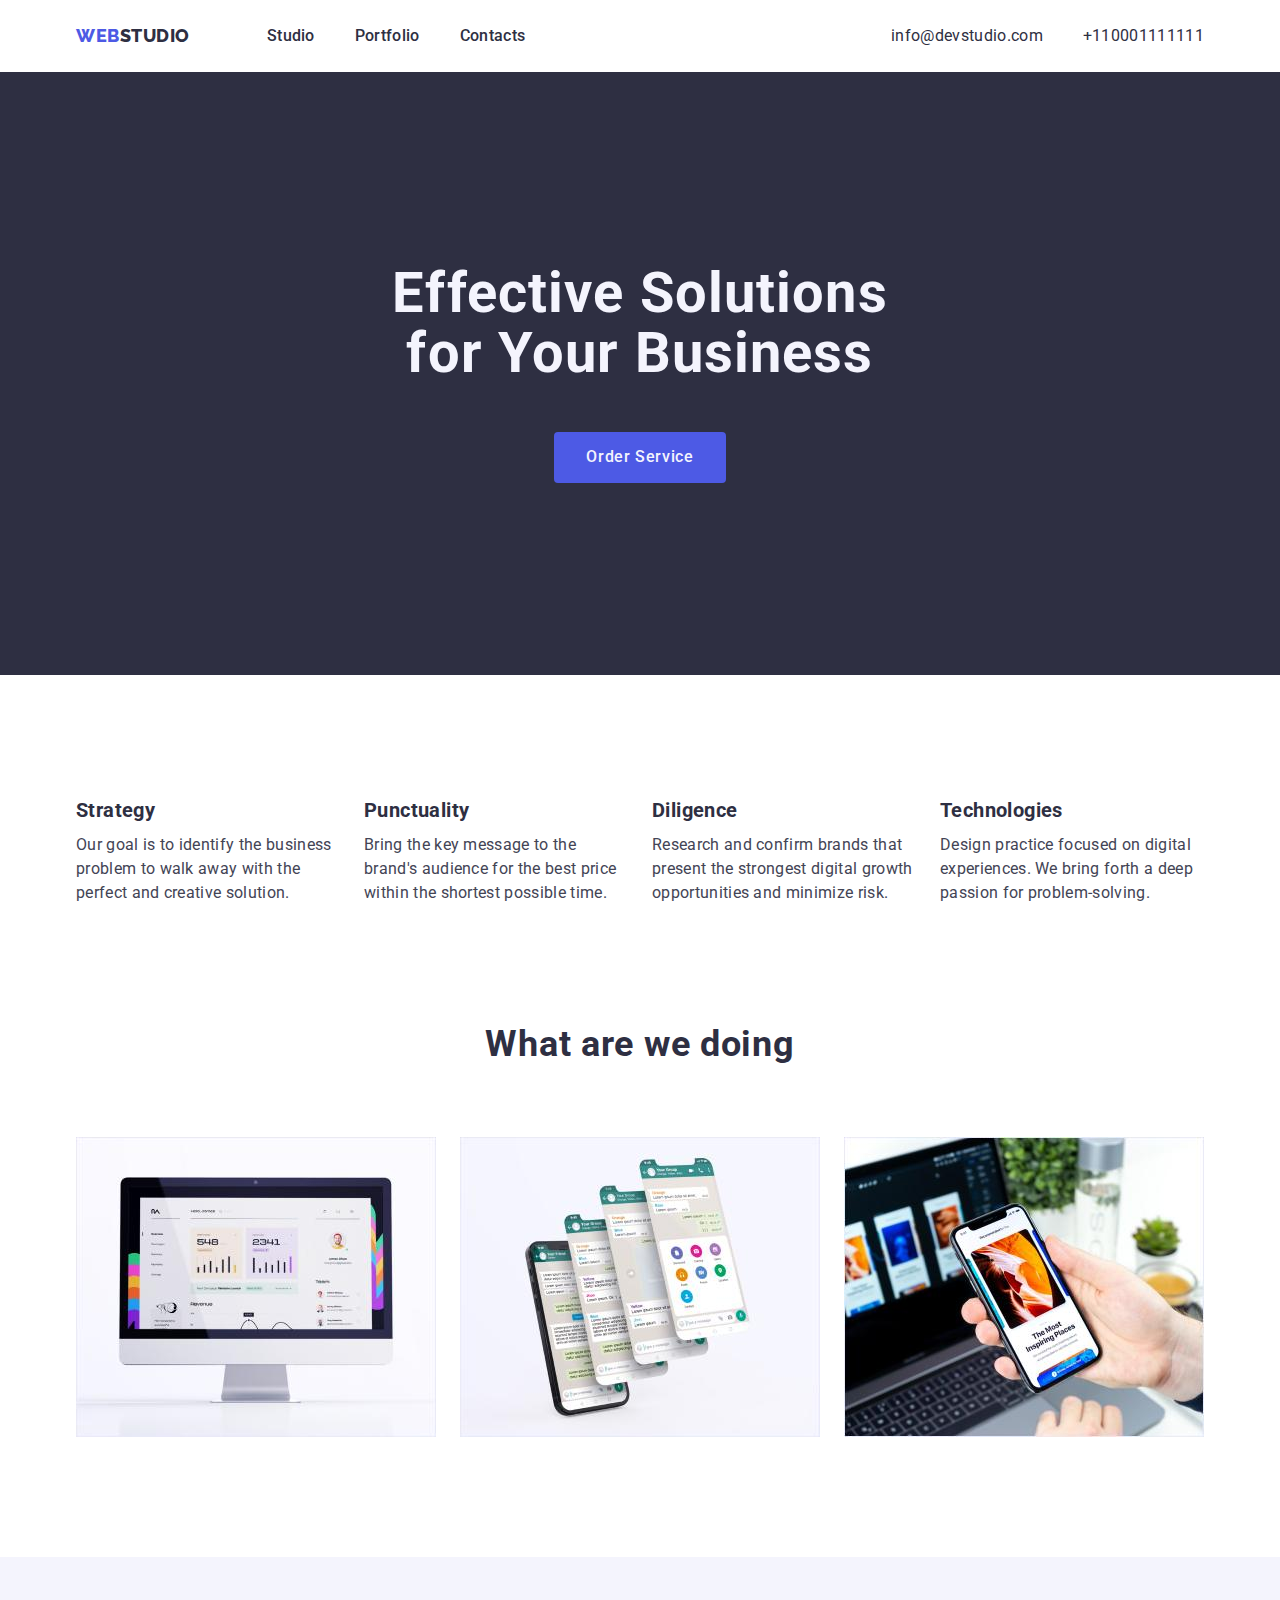
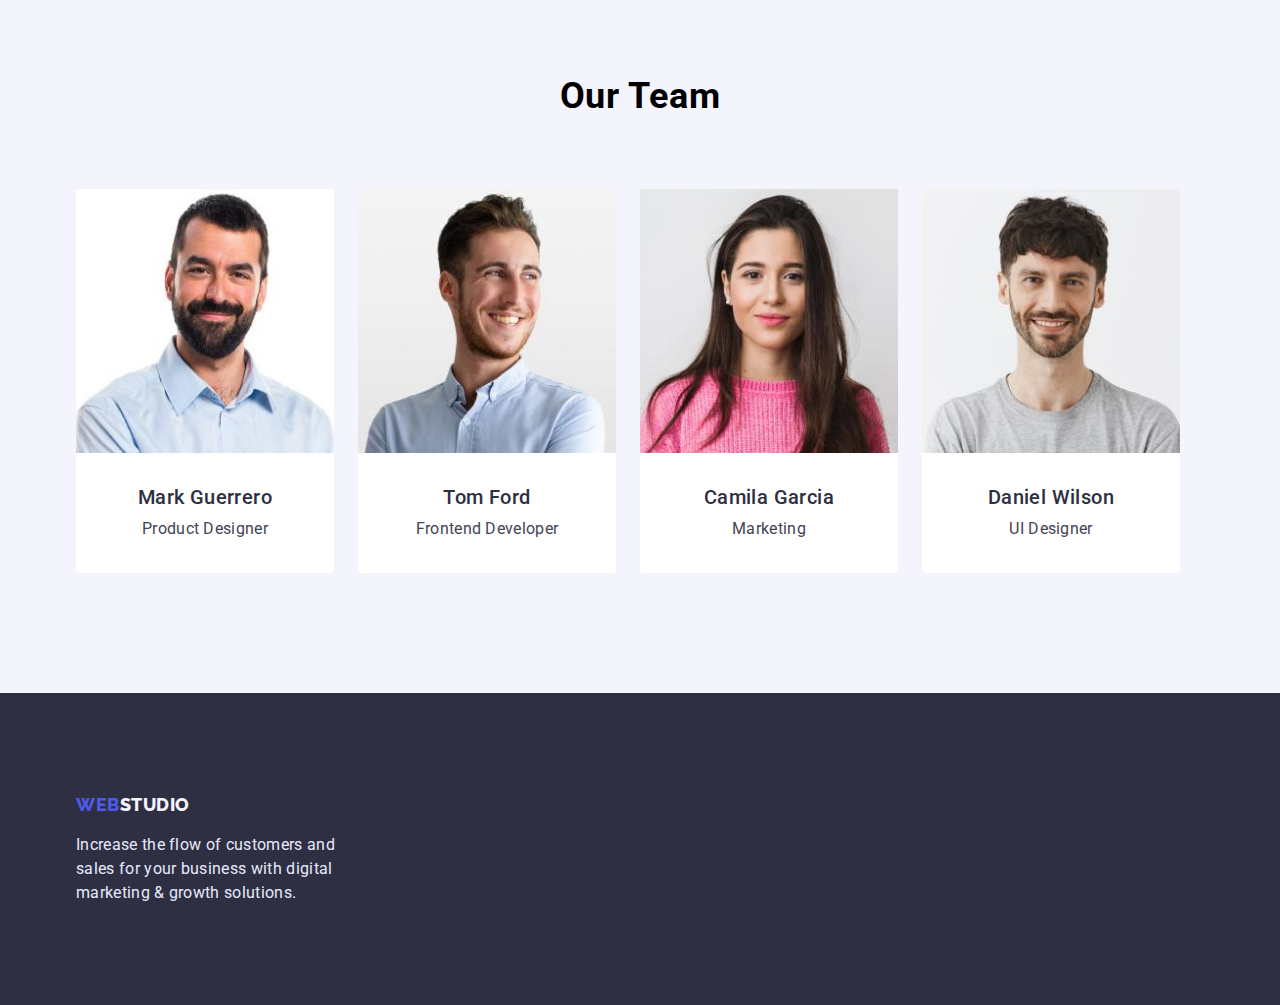
<file: index.html>
<!DOCTYPE html>
<html lang="en">
<head>
    <meta charset="UTF-8">
    <meta http-equiv="X-UA-Compatible" content="IE=edge">
    <meta name="viewport" content="width=device-width, initial-scale=1.0">
    <title>webstudio</title>
    <link href="https://fonts.googleapis.com/css2?family=Raleway:wght@800&family=Roboto:wght@400;500;700;900&display=swap" rel="stylesheet">
    <link rel="stylesheet" href="https://cdnjs.cloudflare.com/ajax/libs/modern-normalize/1.1.0/modern-normalize.min.css">  
    <link rel="stylesheet" href="./css/styles.css">
</head>
<body>

    <header>
        <div class="container">
            <div class="main-nav">
                <nav class="site-nav">
                    <a href="" class="header-logo"><span>WEB</span>STUDIO</a>
            
                    <ul class="site-nav">
                        <li class="item"><a class="nav-link" href="./index.html">Studio</a></li>
                        <li class="item"><a class="nav-link" href="./portfolio.html">Portfolio</a></li>
                        <li class="item"><a class="nav-link" href="">Contacts</a></li>
                        
                    </ul>
                </nav>
            
                    <ul class="auth-nav" >
            
                        <li class="item"><a class="contacts" href="info@devstudio.com">info@devstudio.com</a></li>
                        <li class="item"><a class="contacts" href="tel:+110001111111">+110001111111</a></li>
                        
                    </ul>
    
            </div>
        </div>
      

    </header>

        
    
     <main>

            <section class="hero">
                
                <h1 class="hero-tittle">Effective Solutions<br>for Your Business</h1>
    
                <button class="button-hero" type="button">Order Service</button>
    
            </section>
        
    
        <section class="our-mission">
            <div class="container">
            <h2 class="visually-hidden">our mission</h2>
            <ul class="feauters-list">

                <li class="list-item">
                    <h3 class="our-mission-tittle">Strategy</h3>
                    <p>Our goal is to identify the business problem to walk away with the perfect and creative solution. </p>
                </li>
    
                <li class="list-item">
                    <h3 class="our-mission-tittle">Punctuality</h3>
                    <p>Bring the key message to the brand's audience for the best price within the shortest possible time. </p>
                </li>
    
                <li class="list-item">
                    <h3 class="our-mission-tittle">Diligence</h3>
                    <p>Research and confirm brands that present the strongest digital growth opportunities and minimize risk. </p>
                </li>
    
                <li class="list-item">
                    <h3 class="our-mission-tittle">Technologies</h3>
                    <p>Design practice focused on digital experiences. We bring forth a deep passion for problem-solving. </p>
                </li>
            </ul>
            </div>
            
        </section>
    
        <section class="what-we-do">
            <div class="container">
                <h2 class="what-wedo">What are we doing</h2>
    
                <ul class="what-wedo-list">
                    <li class="what-wedo-item"><img src="./images/wedo1.jpg" alt="computer" width="360"></li>
                    <li class="what-wedo-item"><img src="./images/wedo2.jpg" alt="phone" width="360"></li>
                    <li class="what-wedo-item"><img src="./images/wedo3.jpg" alt="computer and phone" width="360"></li>
                </ul>
            </div>
           
                
            
    
        </section>
    
        <section class="our-team">
            <div class="container">
                <h2 class="our-team-tittle">Our Team</h2>
    
            
                <ul class="our-team-list">
                    <li class="our-team-item">
                        <img src="./images/mark.jpg" alt="mark" width="260" height="264">
                        <div class="team-content">
                            <h3 class="card-name">Mark Guerrero</h3>
                            <p class="card-text">Product Designer</p>
                        </div>
                        
                    </li>
    
                    <li class="our-team-item">
                        <img src="./images/tom.jpg" alt="tom" width="260" height="264">
                        <div class="team-content">
                            <h3 class="card-name">Tom Ford</h3>
                            <p class="card-text">Frontend Developer</p>
                        </div>
                        
                    </li>
    
                    <li class="our-team-item">
                        <img src="./images/camila.jpg" alt="Camilla" width="260" height="264">
                        <div class="team-content">
                            <h3 class="card-name">Camila Garcia</h3>
                            <p class="card-text">Marketing</p>
                        </div>
                        
                    </li>
    
                    <li class="our-team-item"> <img src="./images/daniel.jpg" alt="daniel" width="260" height="264">
                        <div class="team-content">
                            <h3 class="card-name">Daniel Wilson</h3>
                            <p class="card-text">UI Designer</p>
                        </div>
                        
                    </li>
                </ul>
            </div>
   
                   
        </section>

    </main>
           
    

    

    <footer>
        <div class="container">
            <div class="footer-content">
                <a class="footer-logo" href=""><span>WEB</span>STUDIO</a>
                <p class="footer-text">Increase the flow of customers and sales for your business with digital marketing & growth solutions.</p>
            </div>
        </div>
        
    </footer>


    
</body>
</html>
</file>
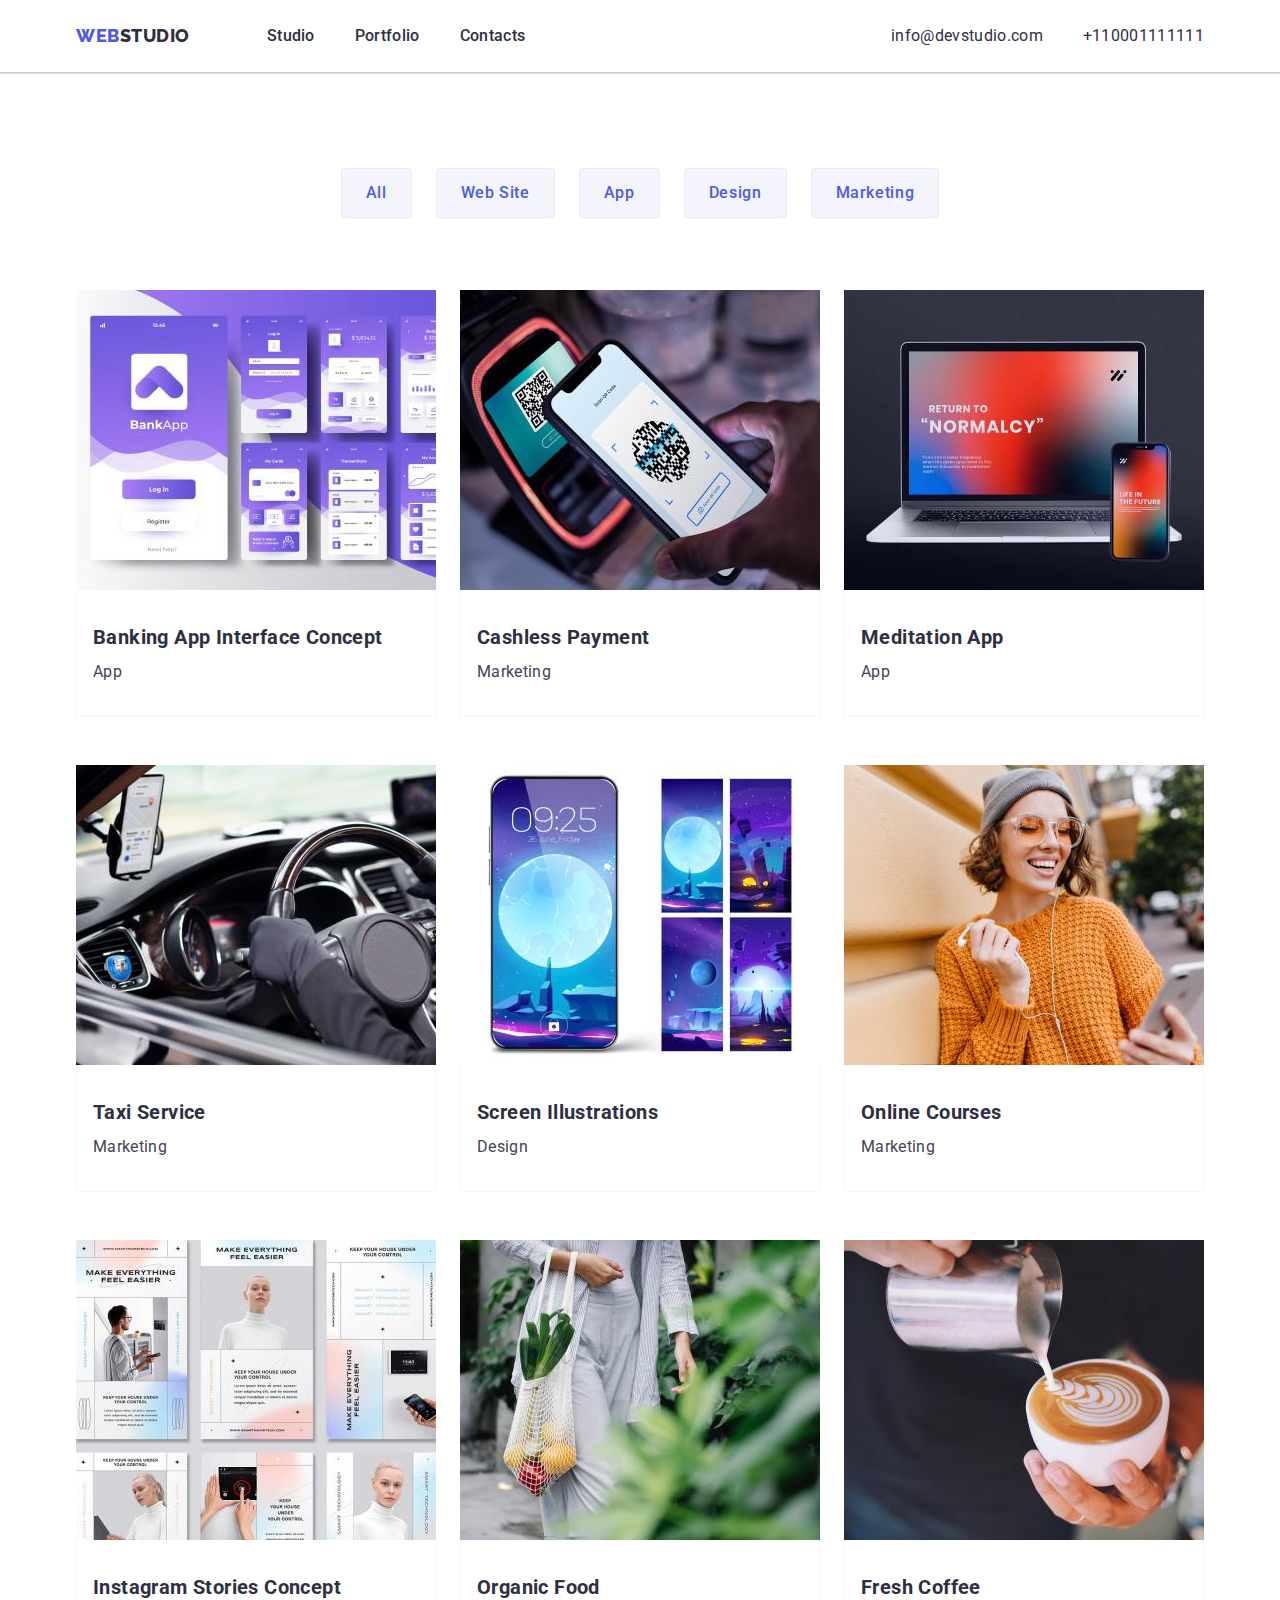
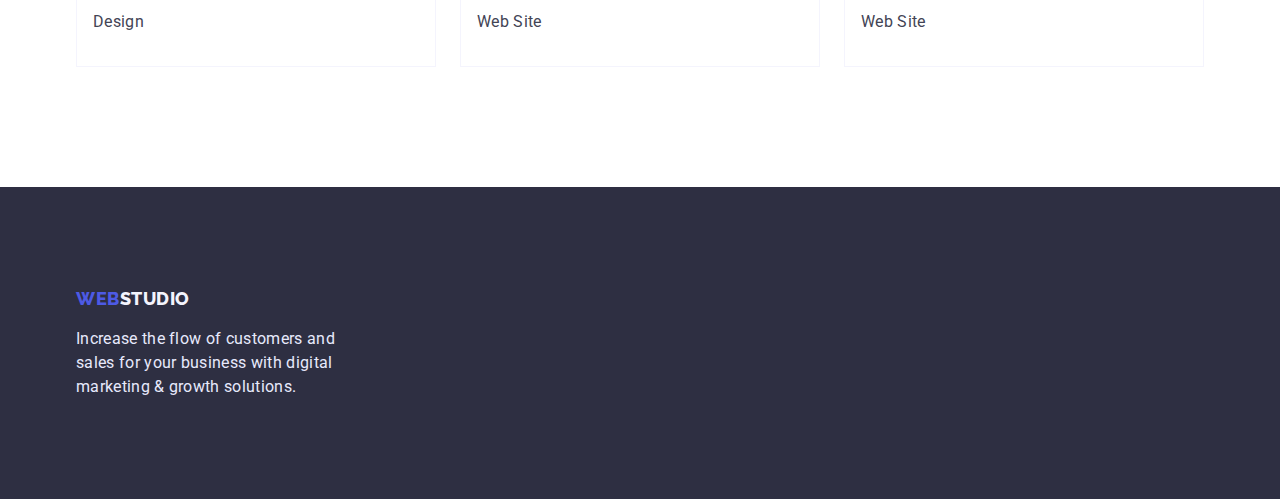
<file: portfolio.html>
<!DOCTYPE html>
<html lang="en">
<head>
    <meta charset="UTF-8">
    <meta http-equiv="X-UA-Compatible" content="IE=edge">
    <meta name="viewport" content="width=device-width, initial-scale=1.0">
    <title>webstudio</title>
    <link href="https://fonts.googleapis.com/css2?family=Raleway:wght@800&family=Roboto:wght@400;500;700;900&display=swap" rel="stylesheet">
    <link rel="stylesheet" href="https://cdnjs.cloudflare.com/ajax/libs/modern-normalize/1.1.0/modern-normalize.min.css">
    <link rel="stylesheet" href="./css/styles.css"> 
</head>
<body>
    <header>
        <div class="container">
            <div class="main-nav">
                <nav class="site-nav">
                    <a href="" class="header-logo"><span>WEB</span>STUDIO</a>
            
                    <ul class="site-nav">
                        <li class="item"><a class="nav-link" href="./index.html">Studio</a></li>
                        <li class="item"><a class="nav-link" href="./portfolio.html">Portfolio</a></li>
                        <li class="item"><a class="nav-link" href="">Contacts</a></li>
                        
                    </ul>
                </nav>
            
                    <ul class="auth-nav" >
            
                        <li class="item"><a class="contacts" href="info@devstudio.com">info@devstudio.com</a></li>
                        <li class="item"><a class="contacts" href="tel:+110001111111">+110001111111</a></li>
                        
                    </ul>
    
            </div>
        </div>
      

    </header>

 <main>
    <section class="portfolio">
        <div class="container">
            <h1 class="visually-hidden">portfolio</h1>
        <ul class="filters-list">
            <li class="filters-item"><button class="btn-portfolio" type="button">All</button></li>
            <li class="filters-item"><button class="btn-portfolio" type="button">Web Site</button></li>
            <li class="filters-item"><button class="btn-portfolio" type="button">App</button></li>
            <li class="filters-item"><button class="btn-portfolio" type="button">Design</button></li>
            <li class="filters-item"><button class="btn-portfolio" type="button">Marketing</button></li>
            
        </ul>
   
        <ul class="project-cards">
            <li class="pro-card-item"> 
                <a href="">
                    <img src="./images/procard1.jpg" alt="procard1" width="360" height="300">
                    <div class="pro-card-content">
                        <h3 class="our-mission-item">Banking App Interface Concept</h3>
                        <p class="pro-card-text">App</p>
                    </div>
                    
                         
                </a>
            </li>

            <li class="pro-card-item">
                <a href="">
                    <img src="./images/procard2.jpg" alt="procard2" width="360" height="300">
                    <div class="pro-card-content">
                        <h3 class="our-mission-item">Cashless Payment</h3>
                        <p class="pro-card-text">Marketing</p>
                    </div>
                       
                    
                </a>
            </li>

            <li class="pro-card-item">
                <a href="">
                    <img src="./images/procard3.jpg" alt="procard3" width="360" height="300">
                    <div class="pro-card-content">
                        <h3 class="our-mission-item">Meditation App</h3>
                        <p class="pro-card-text">App</p>
                    </div>
                    
                          
                </a>
            </li>
        
            <li class="pro-card-item">
                <a href="">
                    <img src="./images/procard4.jpg" alt="procard4" width="360" height="300">
                    <div class="pro-card-content">
                        <h3 class="our-mission-item">Taxi Service</h3>
                        <p class="pro-card-text">Marketing</p>
                    </div>
                      
                    
                </a>
            </li>
    
            <li class="pro-card-item">
                <a href="">
                    <img src="./images/procard5.jpg" alt="procard5" width="360" height="300">
                    <div class="pro-card-content">
                        <h3 class="our-mission-item">Screen Illustrations</h3>
                        <p class="pro-card-text">Design</p>
                    </div>
                      
                    
                </a>
            </li>
    
            <li class="pro-card-item">
                <a href="">
                    <img src="./images/procard6.jpg" alt="procard6" width="360" height="300">
                    <div class="pro-card-content">
                        <h3 class="our-mission-item">Online Courses</h3>
                        <p class="pro-card-text">Marketing</p>
                    </div>
                       
                    
                </a>
            </li>
        
            <li class="pro-card-item">
                <a href="">
                    <img src="./images/procard7.jpg" alt="procard7" width="360" height="300">
                    <div class="pro-card-content">
                        <h3 class="our-mission-item">Instagram Stories Concept</h3>
                        <p class="pro-card-text">Design</p>
                    </div>
                       
                </a>
            </li>
    
            <li class="pro-card-item">
                <a href="">
                    <img src="./images/procard8.jpg" alt="procard8" width="360" height="300">
                    <div class="pro-card-content">
                        <h3 class="our-mission-item">Organic Food</h3>
                        <p class="pro-card-text">Web Site</p>
                    </div>
                      
                </a>
            </li>
    
            <li class="pro-card-item">
                <a href="">
                    <img src="./images/procard9.jpg" alt="procard9" width="360" height="300">
                    <div class="pro-card-content">
                        <h3 class="our-mission-item">Fresh Coffee</h3>
                        <p class="pro-card-text">Web Site</p>
                    </div>
                    
                </a>
            </li>
        </ul>
        </div>

    </section>
 </main>

 <footer>
    <div class="container">
        <div class="footer-content">
            <a class="footer-logo" href=""><span>WEB</span>STUDIO</a>
            <p class="footer-text">Increase the flow of customers and sales for your business with digital marketing & growth solutions.</p>
        </div>
    </div>
    
</footer>
  
    
</body>
</html>
</file>
<file: css/styles.css>
:root{
    --primary-text-color: #434455;
    --navy-blue: #2E2F42;
    --primary-brand: #4D5AE5;
    --color-white: #ffffff;
    --accent-cornflower: #E7E9FC;
    --light-cloud: #F4F4FD;
}


.container{
    width: 1158px;
    padding-left: 15px;
    padding-right: 15px;
    margin-left: auto;
    margin-right: auto;

    
}
header{
    box-shadow: 0px 2px 1px rgba(46, 47, 66, 0.08), 0px 1px 1px rgba(46, 47, 66, 0.16), 0px 1px 6px rgba(46, 47, 66, 0.08);
}


body{
    font-family: Roboto,sans-serif;
    letter-spacing: 0.02em;
    background-color: var(--color-white);
    

}
ul,
p,
h1,
h2,

h4,
h5,
h6{
    list-style: none;
    padding: 0;
    margin: 0;
}
h3{

    font-weight: 500;
    font-size: 20px;
    line-height: 1.2;
    letter-spacing: 0.02em;

    color: var(--navy-blue);
    padding: 0;
    margin: 0;
}
span{
    color: var(--primary-brand);
}
p{
    color: var(--primary-text-color);
    
    font-weight: 400;
    font-size: 16px;
    line-height: 1.5;
    letter-spacing: 0.02em;
}
img{
    display: block;
    max-width: 100%;
}






button{
    font-family: inherit;
    cursor: pointer;
   
    
}
.btn-portfolio{
    
    
    font-weight: 500;
    font-size: 16px;
    line-height: 1.5;
    letter-spacing: 0.04em;
    background-color: var(--light-cloud);
    color: var(--primary-brand);

    display: flex;
    flex-direction: row;
    justify-content: center;
    align-items: center;
    padding: 12px 24px;
    border: 1px solid #E7E9FC;
    border-radius: 4px;




}
.btn-portfolio:hover, .btn-portfolio:focus{
    color: var(--light-cloud);
    background-color: var(--primary-brand);
}

.filters-list{
    display: flex;
    justify-content: center;
    align-items: center;

    /* padding: 8px 16px; */
    margin-bottom: 72px;

   
}
.filters-item{
    margin-right: 24px;
   
   
}
.filters-item:last-child{
    margin-right: 0;
}



.hero{
    background-color: var(--navy-blue);
    text-align: center;

    padding-top: 192px;
    padding-bottom: 192px;
}
.our-mission{
    padding-top: 120px;
    padding-bottom: 120px;
}

.our-mission-tittle{
   

    font-weight: 700;
    font-size: 20px;
    line-height: 1.5;
    letter-spacing: 0.02em;

    margin-bottom: 8px;
}

.header-logo{
    font-family: Raleway,sans-serif ;
    font-size: 18px;
    line-height: 1.33;
    text-decoration: none;
    color: var(--navy-blue);
    letter-spacing: 0.03em;
    font-weight: 800;

    margin-right: 77px;
   



}



.site-nav{
    display: flex;
    align-items: center;

}
.main-nav{
    display: flex;
    align-items: center;

    
}
.site-nav .item{
    margin-right: 40px;
    
}
.site-nav .item:last-child{
    margin-right: 0;
}

.nav-link{
        font-weight: 500;
        font-size: 16px;
        line-height: 1.5;
        letter-spacing: 0.02em;
        text-decoration: none;
        color: var(--navy-blue);

        padding-top: 24px;
        padding-bottom: 24px;
        display: block;

}




.nav-link:hover, .nav-link:focus{
    color: var(--primary-brand);
   
}
.auth-nav{
    display: flex;
    margin-left: auto;
    
}

.auth-nav .item{
    margin-right: 40px;
}
.auth-nav .item:last-child{
    margin-right: 0;
}




.contacts{
    font-weight: 400;
    font-size: 16px;
    line-height: 1.5;
    letter-spacing: 0.02em;

    text-decoration: none;
    color: var(--navy-blue);
    padding-top: 24px;
    padding-bottom: 24px;

}


.contacts:hover, .contacts:focus{
    color: var(--primary-brand);
}
.button-hero{

    font-weight: 500;
    font-size: 16px;
    line-height: 1.18;
    letter-spacing: 0.04em;
    background-color: var(--primary-brand);
    color: var(--light-cloud);

    border-radius: 4px;
    padding: 16px 32px;
    display: inline-block;

    min-width: 170px;

    text-align: center;
    border: 0;
    


}
.button-hero:hover, .button-hero:focus{
    color: var(--light-cloud);
    background-color: var(--primary-brand);
}
.hero-tittle{
    font-weight: 700;
    font-size: 56px;
    line-height: 1.07;

    

    text-align: center;
    letter-spacing: 0.02em;

    color: var(--light-cloud);
    margin-bottom: 48px;
    

    

}

.visually-hidden{
    
    
    position: absolute;
    white-space: nowrap;
    width: 1px;
    height: 1px;
    overflow: hidden;
    border: 0;
    padding: 0;
    clip: rect(0 0 0 0);
    clip-path: inset(50%);
    margin: -1px;

   
}
.portfolio{
    padding-top: 96px;
    padding-bottom: 120px;
}

.feauters-list{
    display: flex;
    
    
   
    
    
}
.list-item{
    
    margin-right: 24px;
    flex-basis: calc(100% / 4 );
}
.list-item:last-child{
    margin-right: 0;
}
.what-we-do{
    padding-bottom: 120px;
}

.what-wedo{
    font-weight: 700;
    font-size: 36px;
    line-height: 1.11;
    letter-spacing: 0.02em;

    color: var(--navy-blue);

    margin-bottom: 72px;
    text-align: center;
    padding-bottom: 0;
    padding-top: 0;
}
.what-wedo-list{
    display: flex;
    
}
.what-wedo-item{
    margin-right: 24px;
    
}
.what-wedo-item:last-child{
    margin-right: 0;
}
.our-team-tittle{
    font-weight: 700;
    font-size: 36px;
    line-height: 1.11;
    letter-spacing: 0.02em;

    margin-bottom: 72px;
   
    text-align: center;

    
}
.our-team-list{
    display: flex;
}
.pro-card-content{
    padding-top: 32px;
    padding-bottom: 32px;
    padding-left: 16px;

    border-bottom: 0.5px solid #F4F4FD;
    border-right: 0.5px solid #F4F4FD;
    border-left: 0.5px solid #F4F4FD;
}
.our-mission-item{
    font-weight: 700;
    font-size: 20px;
    line-height: 1.5;
    letter-spacing: 0.02em;

    
    /* padding-right: auto; */
    

    
    
}
.card-name{
    margin-bottom: 8px;
}
.card-text{
    
    padding-bottom: 0;
}

.our-team-item{
    background-color: var(--color-white);

    margin-right: 24px;
    
    border-radius: 0px 0px 4px 4px;

    flex-direction: column;
    
}
.team-content{
    padding-top: 32px;
    padding-bottom: 32px;
    padding-right: 16px;
    padding-left: 16px;
    text-align: center;
}


.pro-card-text{
    
    margin-top: 8px;
    

}
.our-team{
    background-color: var(--light-cloud);

    padding-top: 120px;
    padding-bottom: 120px;
}

.project-cards{
   
    display: flex;
    flex-wrap: wrap;

    margin-right: -24px;
    margin-bottom: -48px;

   
}
.project-cards a{
    text-decoration: none;
    color: var(--navy-blue);
}
.pro-card-item{
    
    flex-basis: calc(100% - 48px ) / 3;

    margin-right: 24px;
    margin-bottom: 48px;
    

    
    
}


.footer-logo{
    font-family: Raleway,sans-serif ;
    font-size: 18px;
    line-height: 1.33;
    text-decoration: none;
    color: var(--light-cloud);
    letter-spacing: 0.03em;
    font-weight: 800;

    
    display: block;
    margin-bottom: 16px;


}
footer{
    background-color: var(--navy-blue);

    padding-top: 100px;
    display: block;
    
    padding-bottom: 100px;
    
   
    

    
}
.footer-text{
    color: var(--accent-cornflower);

    
    display: block;
    width: 264px;
}
</file>
